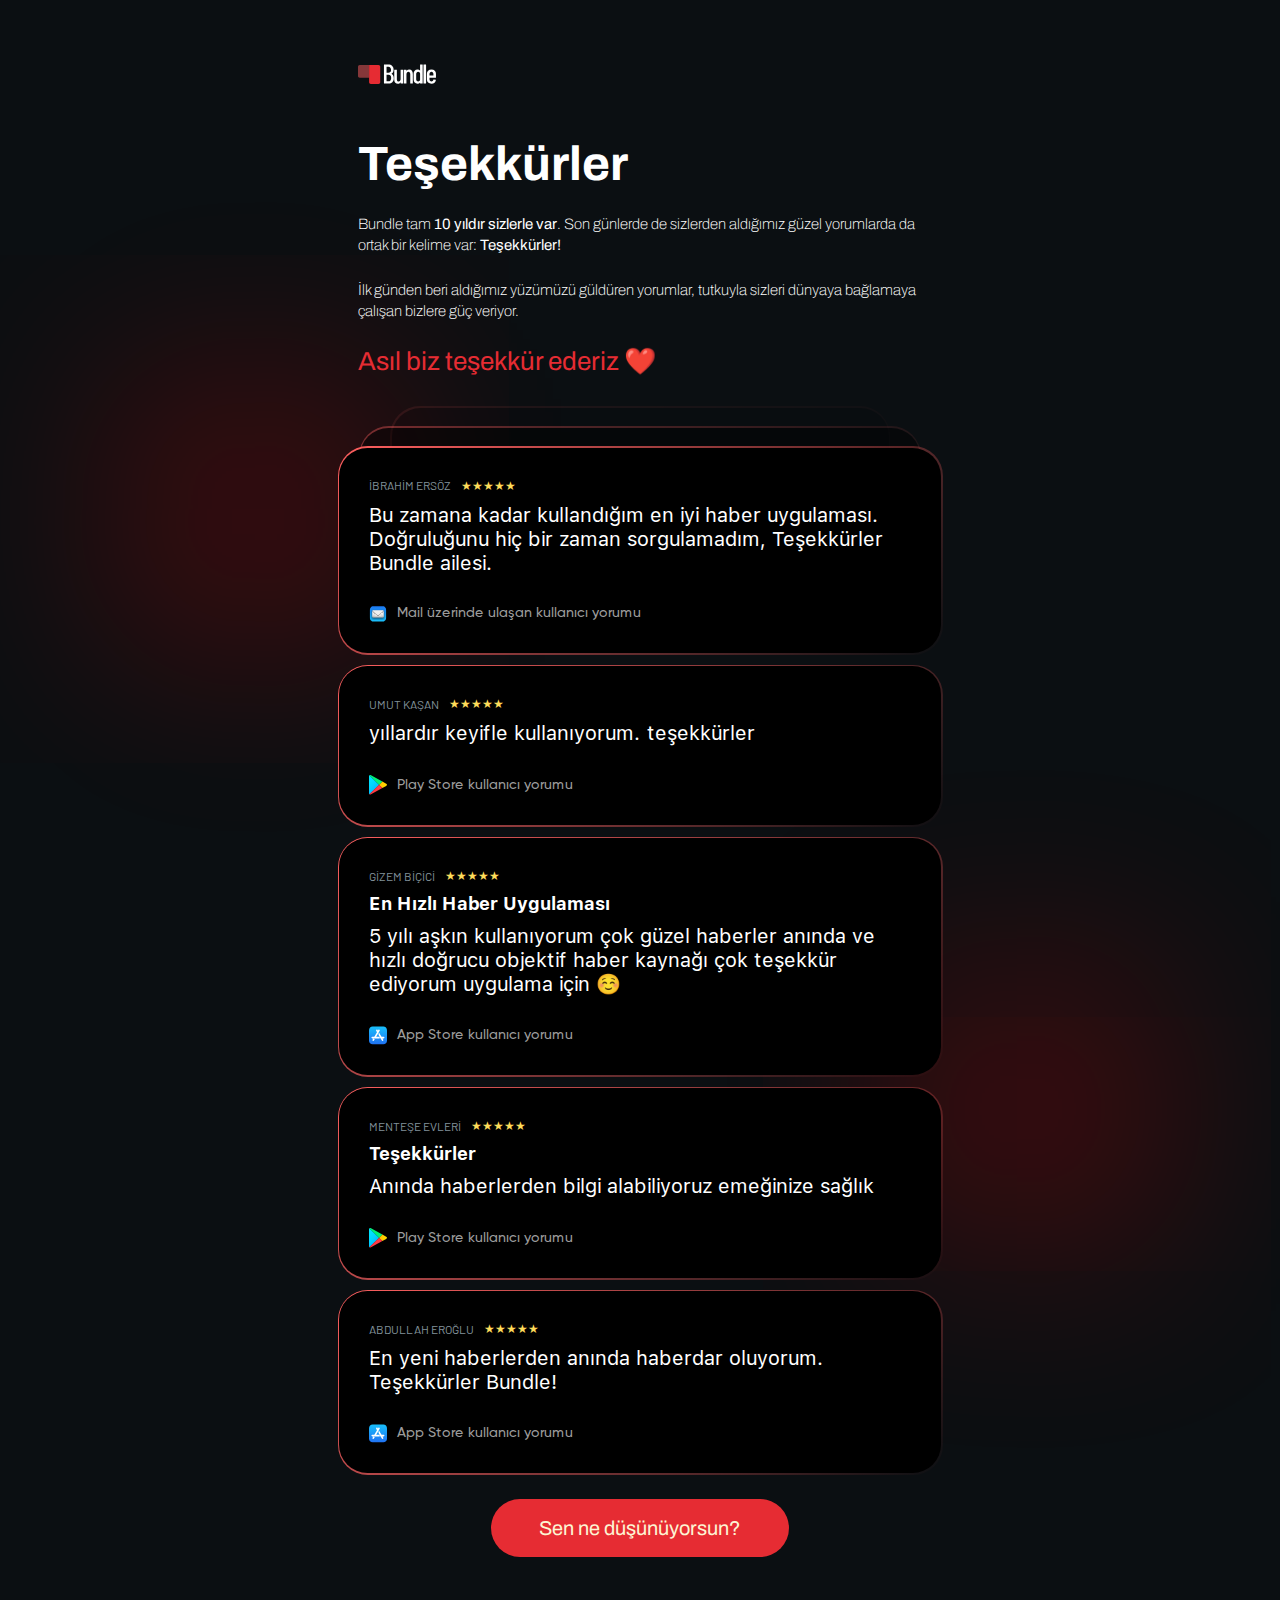
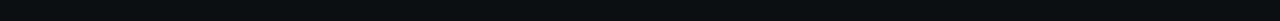
<file: index.html>
<!DOCTYPE html>
<html lang="tr">

<head>
    <meta charset="UTF-8">
    <meta name="viewport" content="width=device-width, initial-scale=1.0">
    <title>Teşekkürler | Bundle</title>
    <link rel="shortcut icon"
        href="https://bundlenews.atlassian.net/s/-x8fh9u/b/3/eabf86b90ad406fb21c6aafc356eaa14/_/jira-favicon-scaled.png"
        type="image/x-icon">
    <link href="https://fonts.googleapis.com/css2?family=Archivo:ital,wght@0,100..900;1,100..900&display=swap"
        rel="stylesheet">
    <link
        href="https://fonts.googleapis.com/css2?family=Barlow:ital,wght@0,100;0,200;0,300;0,400;0,500;0,600;0,700;0,800;0,900;1,100;1,200;1,300;1,400;1,500;1,600;1,700;1,800;1,900&display=swap"
        rel="stylesheet">
    <link rel="stylesheet" href="./fonts/stylesheet.css" />
    <style>
        .font-archivo {
            font-family: 'Archivo', sans-serif;
        }

        .font-barlow {
            font-family: "Barlow", sans-serif;
        }

        .font-gilroy {
            font-family: "Gilroy", sans-serif;
        }

        .font-sf-pro {
            font-family: "SFProText", sans-serif;
        }

        * {
            margin: 0;
            padding: 0;
            box-sizing: border-box;
        }

        body {
            margin: 64px 0;
            padding: 0;
            background-color: #0b0f12;
            color: #FFF;
            position: relative;
        }

        body::before,
        body::after {
            content: '';
            background-color: #ff00004d;
            position: absolute;
            width: 0px;
            height: 0px;
            z-index: 1;
            border-radius: 100%;
            box-shadow: 0 0 200px 150px #ff0000;
            opacity: .2;
        }

        body::before {
            top: 30%;
            left: 20%;
        }

        body::after {
            top: 70%;
            right: 20%;
        }

        header,
        main,
        footer {
            max-width: 625px;
            margin: auto;
        }

        header {
            margin-bottom: 30px;
        }

        header .logo {
            margin: 0 30px;
        }

        header img {
            width: 100px;
        }

        main,
        footer {
            position: relative;
            z-index: 9;
        }

        main {
            display: flex;
            flex-direction: column;
            align-items: flex-start;
        }

        main .highlight {
            margin: 0 30px;
            font-weight: 100;
        }

        main .highlight .highlight-title {
            font-size: 48px;
            margin-top: 20px;
        }

        main .highlight .highlight-content {
            font-size: 15px;
            margin: 24px 0;
            line-height: 1.4;
        }

        main .highlight .highlight-text {
            color: #E62C33;
            font-size: 26px;
            font-weight: normal;
            margin-top: 20px;
            display: flex;
        }

        main .review-list {
            width: 100%;
            margin: 20px auto 4px;
            padding: 50px 10px 10px;
            list-style: none;
        }

        .review-list .review-item {
            background: linear-gradient(320deg, #ff5f5f00, #FF5F5F);
            margin-bottom: 10px;
            border-radius: 30px;
            padding: 1.5px;
            text-align: left;
            position: relative;

        }

        .review-list .review-item:nth-child(1) {
            width: 80%;
            transform: translateY(-40px);
            opacity: .1;
            position: absolute;
            left: 10%;
        }

        .review-list .review-item:nth-child(2) {
            width: 90%;
            transform: translateY(-20px);
            opacity: .4;
            position: absolute;
            left: 5%;
        }

        .review-list .review-item:nth-child(n+3) {
            width: 100%;
        }

        .review-list .review-item-content {
            background-color: #000;
            border-radius: 28.5px;
            padding: 30px;
            display: flex;
            flex-direction: column;
            gap: 10px;
        }

        .review-list .review-item-content .rating-stars {
            color: #FEDC5A;
            margin-left: 10px;
        }

        .review-list .review-item .author {
            margin: 0;
            color: #82929A;
            display: flex;
            justify-content: flex-start;
            align-items: center;
            font-weight: 400;
            text-transform: uppercase;
            font-size: 12px;
        }

        .review-list .review-item h6 {
            font-size: 18px;
            font-weight: bold;
        }

        .review-list .review-item .comment-content {
            font-size: 20px;
            font-weight: 200;
            line-height: 1.2;
        }

        .review-list .platform {
            margin-top: 20px;
            display: flex;
            align-items: center;
            font-size: 14px;
            color: #9C9C9C;
        }

        .review-list .platform .platform-logo {
            width: 18px;
            margin-right: 10px;
        }

        footer {
            display: flex;
            align-items: center;
            justify-content: center;
        }

        footer .cta-button {
            padding: 18px 48px;
            background-color: #E62C33;
            color: #FDF5D4;
            border: none;
            border-radius: 120px;
            font-size: 20px;
            cursor: pointer;
            text-decoration: none;
        }

        footer .cta-button:hover {
            background-color: #d1252b;
        }
    </style>
</head>

<body>
    <header>
        <div class="logo">
            <svg width="79" height="20" viewBox="0 0 79 20" fill="none" xmlns="http://www.w3.org/2000/svg">
                <path
                    d="M0 2.78133C0 1.83761 0.765036 1.07257 1.70876 1.07257H11.1186V13.6425H1.70876C0.765036 13.6425 0 12.8774 0 11.9337V2.78133Z"
                    fill="#FF5F5F" fill-opacity="0.5" />
                <path
                    d="M11.1071 1.07257H20.5169C21.4606 1.07257 22.2257 1.83761 22.2257 2.78133V18.2187C22.2257 19.1624 21.4606 19.9274 20.5169 19.9274H12.8158C11.8721 19.9274 11.1071 19.1624 11.1071 18.2187V1.07257Z"
                    fill="#E62C33" />
                <path
                    d="M35.7689 14.3482C35.7689 15.9845 35.3014 17.2523 34.3663 18.1514C33.4492 19.0505 32.2354 19.5 30.725 19.5H26.2205C26.0407 19.5 25.9508 19.4101 25.9508 19.2303V0.888697C25.9508 0.708878 26.0407 0.618968 26.2205 0.618968H30.3473C31.9837 0.618968 33.2604 1.05054 34.1775 1.91367C35.1126 2.75882 35.5801 3.99957 35.5801 5.63593C35.5801 7.57798 34.8878 8.91763 33.5032 9.65489C33.4133 9.70884 33.4043 9.75379 33.4762 9.78976C34.1955 10.2213 34.7529 10.8237 35.1485 11.5969C35.5621 12.3702 35.7689 13.2872 35.7689 14.3482ZM28.6481 2.85772C28.5761 2.85772 28.5402 2.89368 28.5402 2.96561V8.68387C28.5402 8.75579 28.5761 8.79176 28.6481 8.79176H30.3743C31.2195 8.79176 31.8758 8.54001 32.3433 8.03652C32.8109 7.51504 33.0446 6.79576 33.0446 5.87869C33.0446 4.92564 32.8109 4.18838 32.3433 3.66691C31.8758 3.12745 31.2195 2.85772 30.3743 2.85772H28.6481ZM30.5092 17.2343C31.3364 17.2343 31.9837 16.9556 32.4512 16.3981C32.9367 15.8407 33.1795 15.0495 33.1795 14.0245C33.1795 12.9815 32.9457 12.1724 32.4782 11.5969C32.0107 11.0035 31.3633 10.7068 30.5362 10.7068H28.6481C28.5761 10.7068 28.5402 10.7428 28.5402 10.8147V17.1264C28.5402 17.1983 28.5761 17.2343 28.6481 17.2343H30.5092ZM42.5945 6.04052C42.5945 5.8607 42.6844 5.77079 42.8642 5.77079H44.9142C45.094 5.77079 45.1839 5.8607 45.1839 6.04052V19.2303C45.1839 19.4101 45.094 19.5 44.9142 19.5H42.8642C42.6844 19.5 42.5945 19.4101 42.5945 19.2303V18.4481C42.5945 18.3941 42.5765 18.3671 42.5406 18.3671C42.5226 18.3671 42.4956 18.3851 42.4597 18.4211C41.9202 19.2662 41.0571 19.6888 39.8703 19.6888C38.7913 19.6888 37.9192 19.3651 37.2539 18.7178C36.5886 18.0525 36.2559 17.0455 36.2559 15.6968V6.04052C36.2559 5.8607 36.3458 5.77079 36.5256 5.77079H38.5756C38.7554 5.77079 38.8453 5.8607 38.8453 6.04052V15.1304C38.8453 16.6768 39.4567 17.4501 40.6794 17.4501C41.2908 17.4501 41.7584 17.2343 42.082 16.8027C42.4237 16.3532 42.5945 15.7418 42.5945 14.9686V6.04052ZM51.324 5.58198C52.4569 5.58198 53.32 5.96859 53.9134 6.74182C54.5248 7.49706 54.8305 8.57597 54.8305 9.97857V19.2303C54.8305 19.4101 54.7406 19.5 54.5608 19.5H52.5109C52.331 19.5 52.2411 19.4101 52.2411 19.2303V10.1943C52.2411 9.43911 52.0793 8.85469 51.7556 8.44111C51.4319 8.02753 50.9824 7.82073 50.407 7.82073C49.8136 7.82073 49.346 8.02753 49.0044 8.44111C48.6807 8.83671 48.5009 9.40314 48.4649 10.1404C48.4649 10.2483 48.4559 10.3022 48.4379 10.3022V19.2303C48.4379 19.4101 48.348 19.5 48.1682 19.5H46.1183C45.9385 19.5 45.8485 19.4101 45.8485 19.2303V6.04052C45.8485 5.8607 45.9385 5.77079 46.1183 5.77079H48.1682C48.348 5.77079 48.4379 5.8607 48.4379 6.04052V6.76879C48.4379 6.80475 48.4559 6.83173 48.4919 6.84971C48.5279 6.84971 48.5638 6.82274 48.5998 6.76879C49.2471 5.97759 50.1552 5.58198 51.324 5.58198ZM62.0765 0.888697C62.0765 0.708878 62.1664 0.618968 62.3463 0.618968H64.3962C64.576 0.618968 64.6659 0.708878 64.6659 0.888697V19.2303C64.6659 19.4101 64.576 19.5 64.3962 19.5H62.3463C62.1664 19.5 62.0765 19.4101 62.0765 19.2303V18.7987C62.0765 18.7627 62.0586 18.7358 62.0226 18.7178C62.0046 18.6998 61.9776 18.7088 61.9417 18.7448C61.6 19.0684 61.2134 19.3112 60.7818 19.473C60.3503 19.6349 59.9187 19.7158 59.4871 19.7158C58.3003 19.7158 57.3563 19.3292 56.655 18.5559C55.9717 17.7647 55.63 16.7308 55.63 15.4541V9.8437C55.63 8.51304 55.9717 7.47009 56.655 6.71484C57.3563 5.94162 58.3003 5.55501 59.4871 5.55501C59.9187 5.55501 60.3503 5.63593 60.7818 5.79777C61.2134 5.9596 61.6 6.20236 61.9417 6.52603C61.9776 6.562 62.0046 6.57099 62.0226 6.55301C62.0586 6.53503 62.0765 6.50805 62.0765 6.47209V0.888697ZM60.1615 17.477C60.665 17.477 61.0875 17.3152 61.4292 16.9915C61.7888 16.6499 62.0046 16.2093 62.0765 15.6698V9.60095C62.0046 9.06149 61.7888 8.62992 61.4292 8.30625C61.0875 7.96459 60.665 7.79376 60.1615 7.79376C59.586 7.79376 59.1095 8.00055 58.7319 8.41414C58.3723 8.82772 58.1924 9.35819 58.1924 10.0055V15.2653C58.1924 15.9126 58.3723 16.4431 58.7319 16.8567C59.1095 17.2702 59.586 17.477 60.1615 17.477ZM65.7628 19.5C65.5829 19.5 65.493 19.4101 65.493 19.2303V0.888697C65.493 0.708878 65.5829 0.618968 65.7628 0.618968H67.8127C67.9925 0.618968 68.0824 0.708878 68.0824 0.888697V19.2303C68.0824 19.4101 67.9925 19.5 67.8127 19.5H65.7628ZM77.9655 13.4311C77.9655 13.6109 77.8756 13.7008 77.6957 13.7008H71.5999C71.5279 13.7008 71.492 13.7368 71.492 13.8087V15.2653C71.492 15.9126 71.6718 16.4431 72.0314 16.8567C72.3911 17.2702 72.8586 17.477 73.434 17.477C73.9375 17.477 74.3601 17.3242 74.7017 17.0185C75.0434 16.7128 75.2592 16.3172 75.3491 15.8317C75.403 15.6878 75.5019 15.6159 75.6458 15.6159L77.6418 15.7238C77.7317 15.7238 77.7946 15.7508 77.8306 15.8047C77.8846 15.8587 77.9025 15.9216 77.8846 15.9935C77.7587 17.1623 77.3091 18.0794 76.5359 18.7448C75.7807 19.3921 74.7467 19.7158 73.434 19.7158C72.0494 19.7158 70.9435 19.3292 70.1164 18.5559C69.3072 17.7827 68.9026 16.7488 68.9026 15.4541V9.8437C68.9026 8.56698 69.3072 7.53302 70.1164 6.74182C70.9435 5.95061 72.0494 5.55501 73.434 5.55501C74.8366 5.55501 75.9425 5.95061 76.7517 6.74182C77.5609 7.53302 77.9655 8.56698 77.9655 9.8437V13.4311ZM73.434 7.79376C72.8586 7.79376 72.3911 8.00055 72.0314 8.41414C71.6718 8.82772 71.492 9.35819 71.492 10.0055V11.4351C71.492 11.507 71.5279 11.543 71.5999 11.543H75.2952C75.3671 11.543 75.403 11.507 75.403 11.4351V10.0055C75.403 9.35819 75.2232 8.82772 74.8636 8.41414C74.5039 8.00055 74.0274 7.79376 73.434 7.79376Z"
                    fill="white" />
            </svg>
        </div>
    </header>
    <main>
        <div class="highlight font-archivo">
            <h1 class="highlight-title">Teşekkürler</h1>

            <p class="highlight-content">Bundle tam <strong>10 yıldır sizlerle var</strong>. Son günlerde de sizlerden
                aldığımız güzel yorumlarda
                da ortak bir
                kelime
                var:
                <strong>Teşekkürler!</strong>
            </p>

            <p class="highlight-content">İlk günden beri aldığımız yüzümüzü güldüren yorumlar, tutkuyla sizleri dünyaya
                bağlamaya çalışan bizlere
                güç
                veriyor.</p>

            <div class="highlight-text">
                Asıl biz teşekkür ederiz ❤️
            </div>
        </div>
        <ul class="review-list">
            <li class="review-item">
                <div class="review-item-content">
                    <br />
                    <br />
                    <br />
                    <br />
                </div>
            </li>
            <li class="review-item">
                <div class="review-item-content">
                    <br />
                    <br />
                    <br />
                    <br />
                </div>
            </li>
            <li class="review-item">
                <div class="review-item-content">
                    <div class="author font-barlow">İbrahİm ersöz <span class="rating-stars">★★★★★</span></div>
                    <p class="comment-content font-sf-pro">Bu zamana kadar kullandığım en iyi haber uygulaması.
                        Doğruluğunu hiç bir
                        zaman sorgulamadım,
                        Teşekkürler Bundle ailesi.</p>
                    <div class="platform font-gilroy">
                        <img src="./icons/mail.svg" class="platform-logo" /> Mail üzerinde ulaşan kullanıcı yorumu
                    </div>
                </div>
            </li>
            <li class="review-item">
                <div class="review-item-content">
                    <div class="author font-barlow">Umut Kaşan <span class="rating-stars">★★★★★</span></div>
                    <p class="comment-content font-sf-pro">yıllardır keyifle kullanıyorum. teşekkürler</p>
                    <div class="platform font-gilroy">
                        <img src="./icons/google-play.svg" class="platform-logo" /> Play Store kullanıcı yorumu
                    </div>
                </div>
            </li>
            <li class="review-item">
                <div class="review-item-content">
                    <div class="author font-barlow">Gİzem Bİçİcİ <span class="rating-stars">★★★★★</span></div>
                    <h6 class="font-sf-pro">En Hızlı Haber Uygulaması</h6>
                    <p class="comment-content font-sf-pro">5 yılı aşkın kullanıyorum çok güzel haberler anında ve hızlı
                        doğrucu
                        objektif haber kaynağı çok
                        teşekkür ediyorum uygulama için ☺️</p>
                    <div class="platform font-gilroy">
                        <img src="./icons/app-store.svg" class="platform-logo" /> App Store kullanıcı yorumu
                    </div>
                </div>
            </li>
            <li class="review-item">
                <div class="review-item-content">
                    <div class="author font-barlow">menteşe evlerİ <span class="rating-stars">★★★★★</span></div>
                    <h6 class="font-sf-pro">Teşekkürler</h6>
                    <p class="comment-content font-sf-pro">Anında haberlerden bilgi alabiliyoruz emeğinize sağlık</p>
                    <div class="platform font-gilroy">
                        <img src="./icons/google-play.svg" class="platform-logo" /> Play Store kullanıcı yorumu
                    </div>
                </div>
            </li>
            <li class="review-item">
                <div class="review-item-content">
                    <div class="author font-barlow">Abdullah Eroğlu <span class="rating-stars">★★★★★</span></div>
                    <p class="comment-content font-sf-pro">En yeni haberlerden anında haberdar oluyorum. Teşekkürler
                        Bundle!</p>
                    <div class="platform font-gilroy">
                        <img src="./icons/app-store.svg" class="platform-logo" /> App Store kullanıcı yorumu
                    </div>
                </div>
            </li>
        </ul>
    </main>
    <footer>
        <a class="cta-button font-archivo" href="http://www.bndl.tw/app">Sen ne düşünüyorsun?</a>
    </footer>
</body>

</html>
</file>
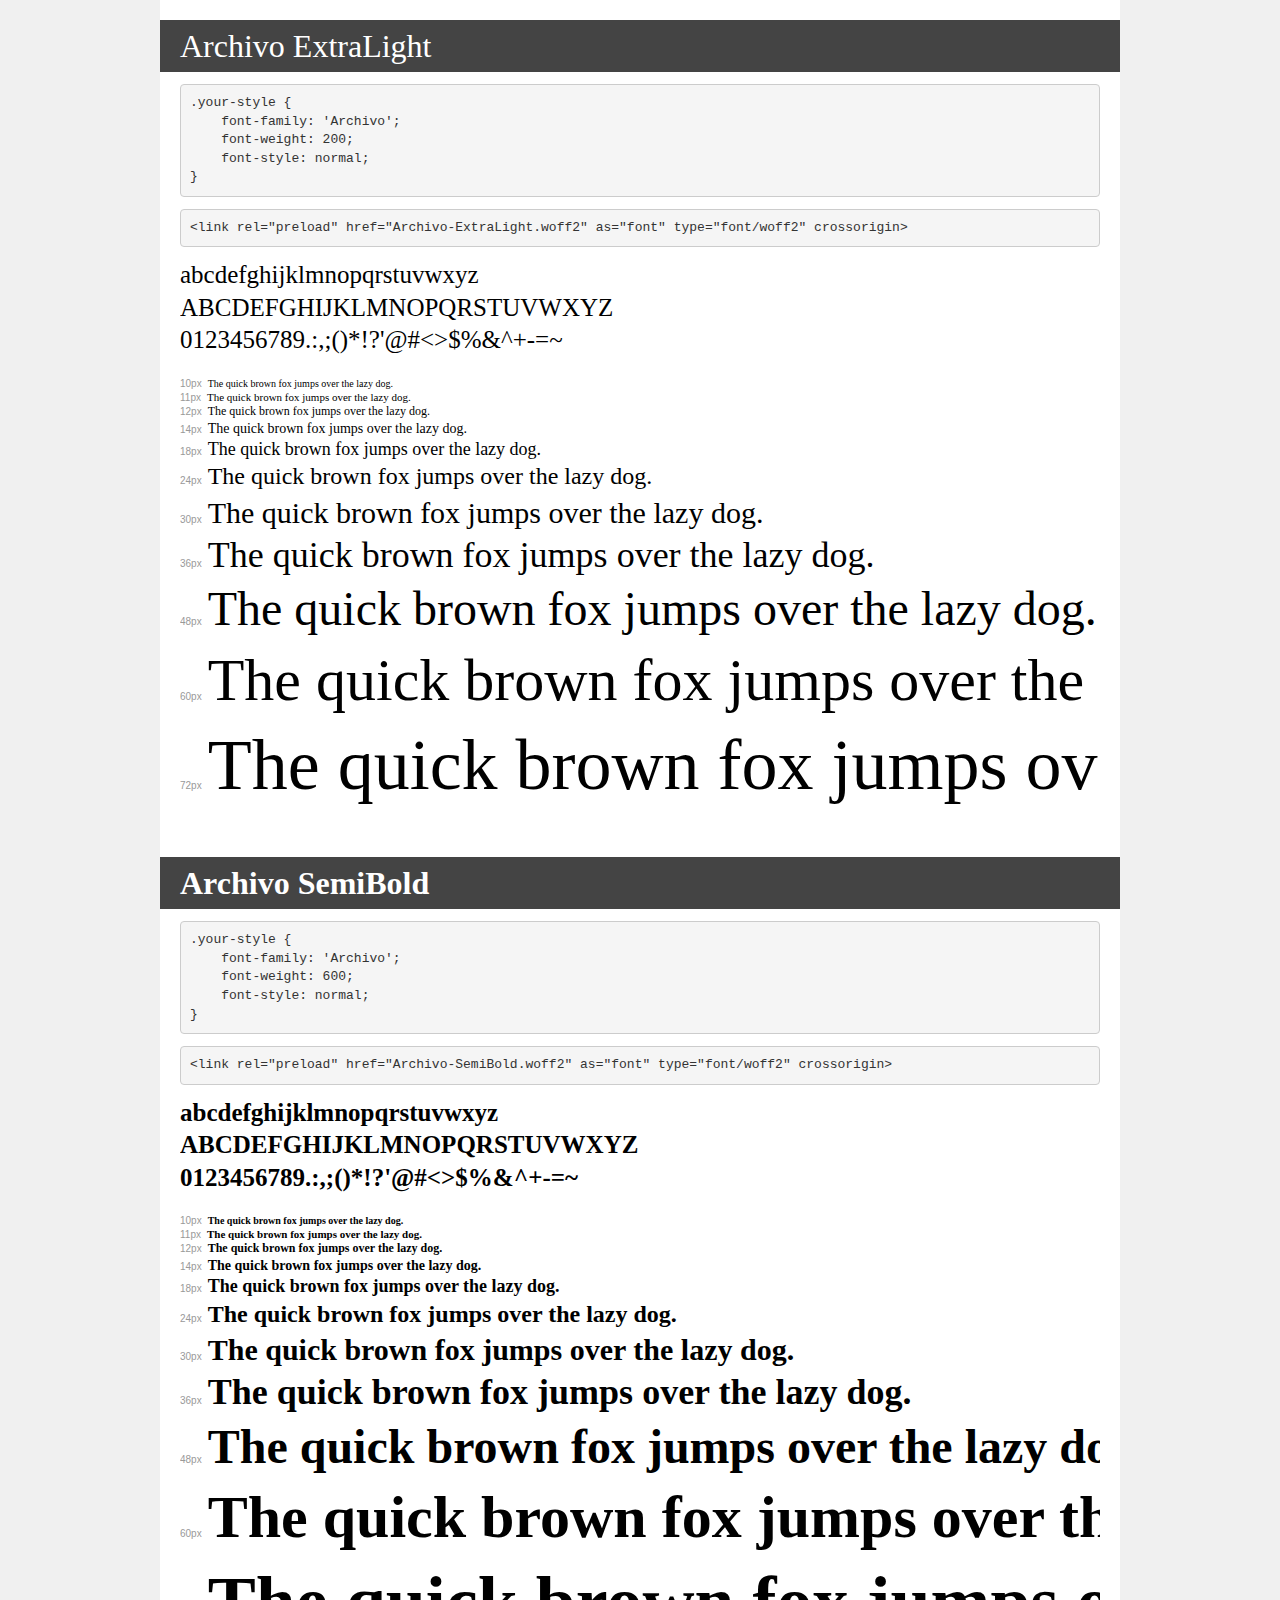
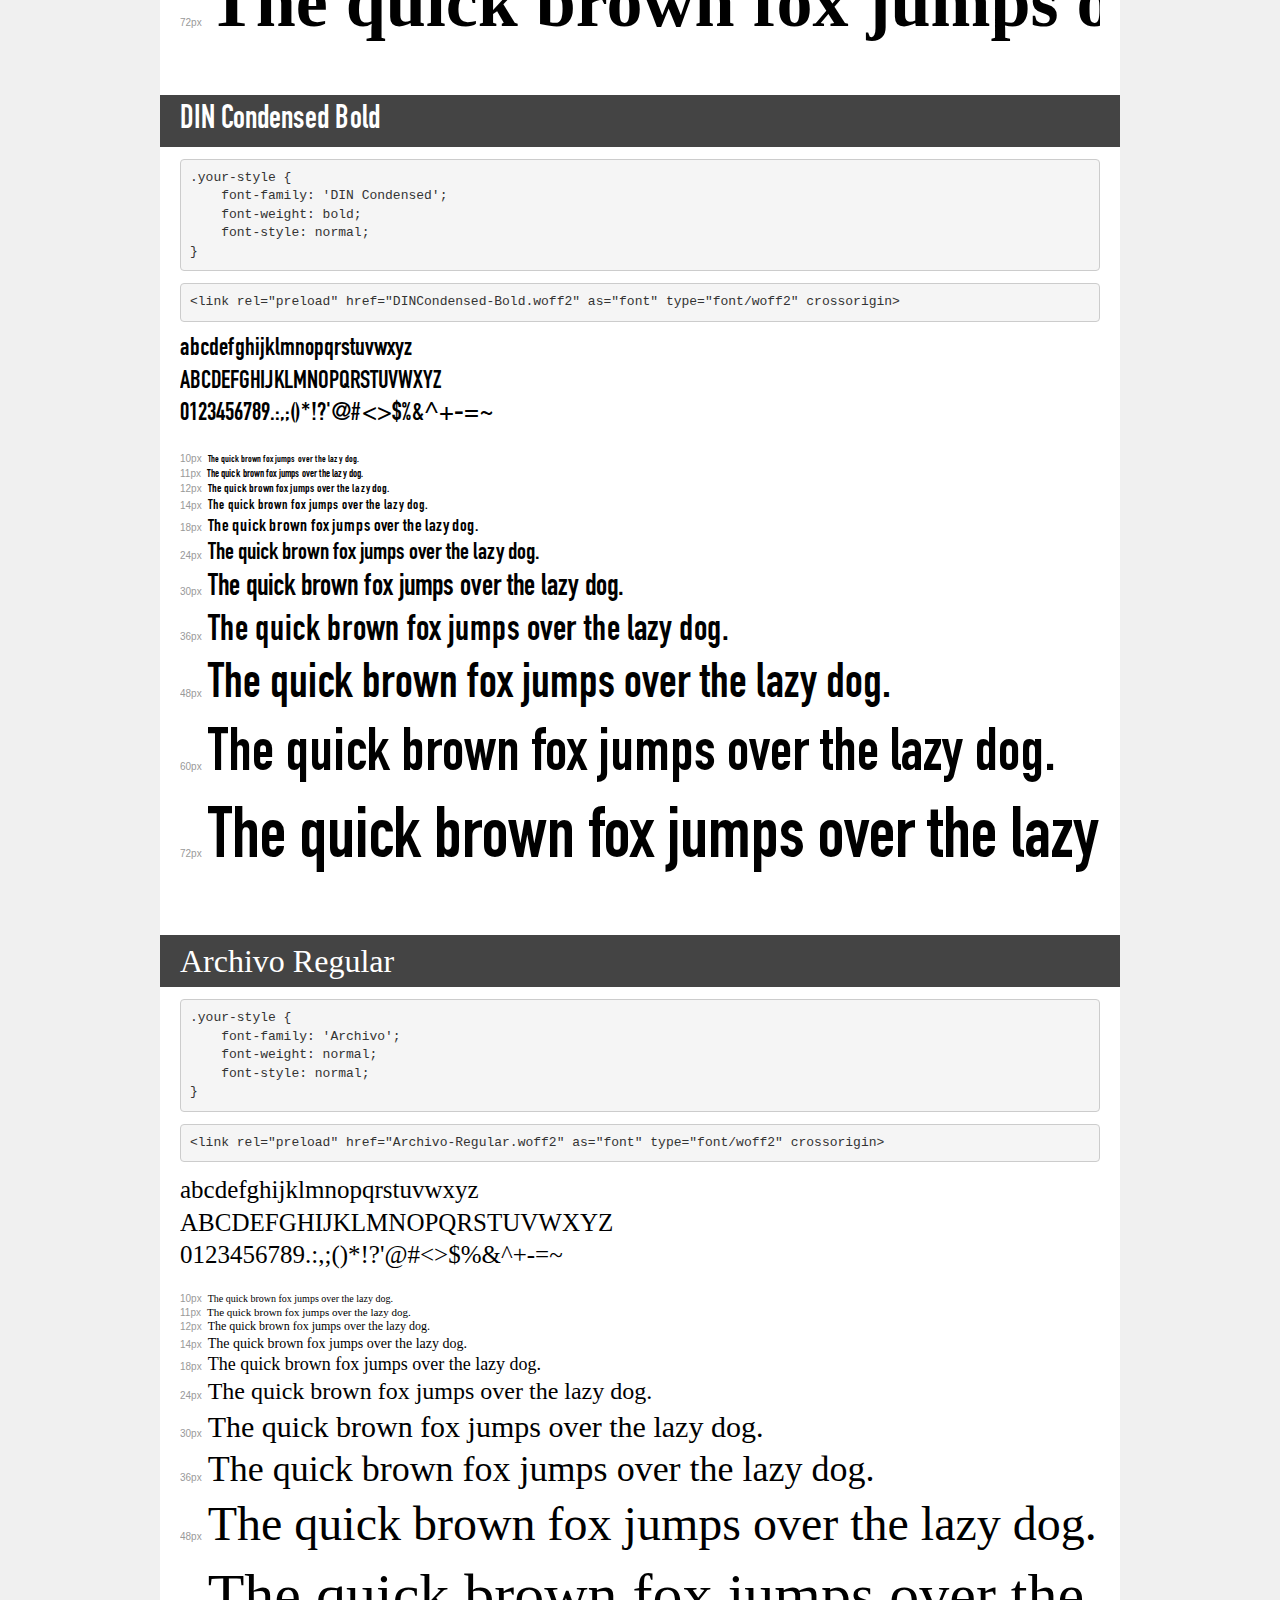
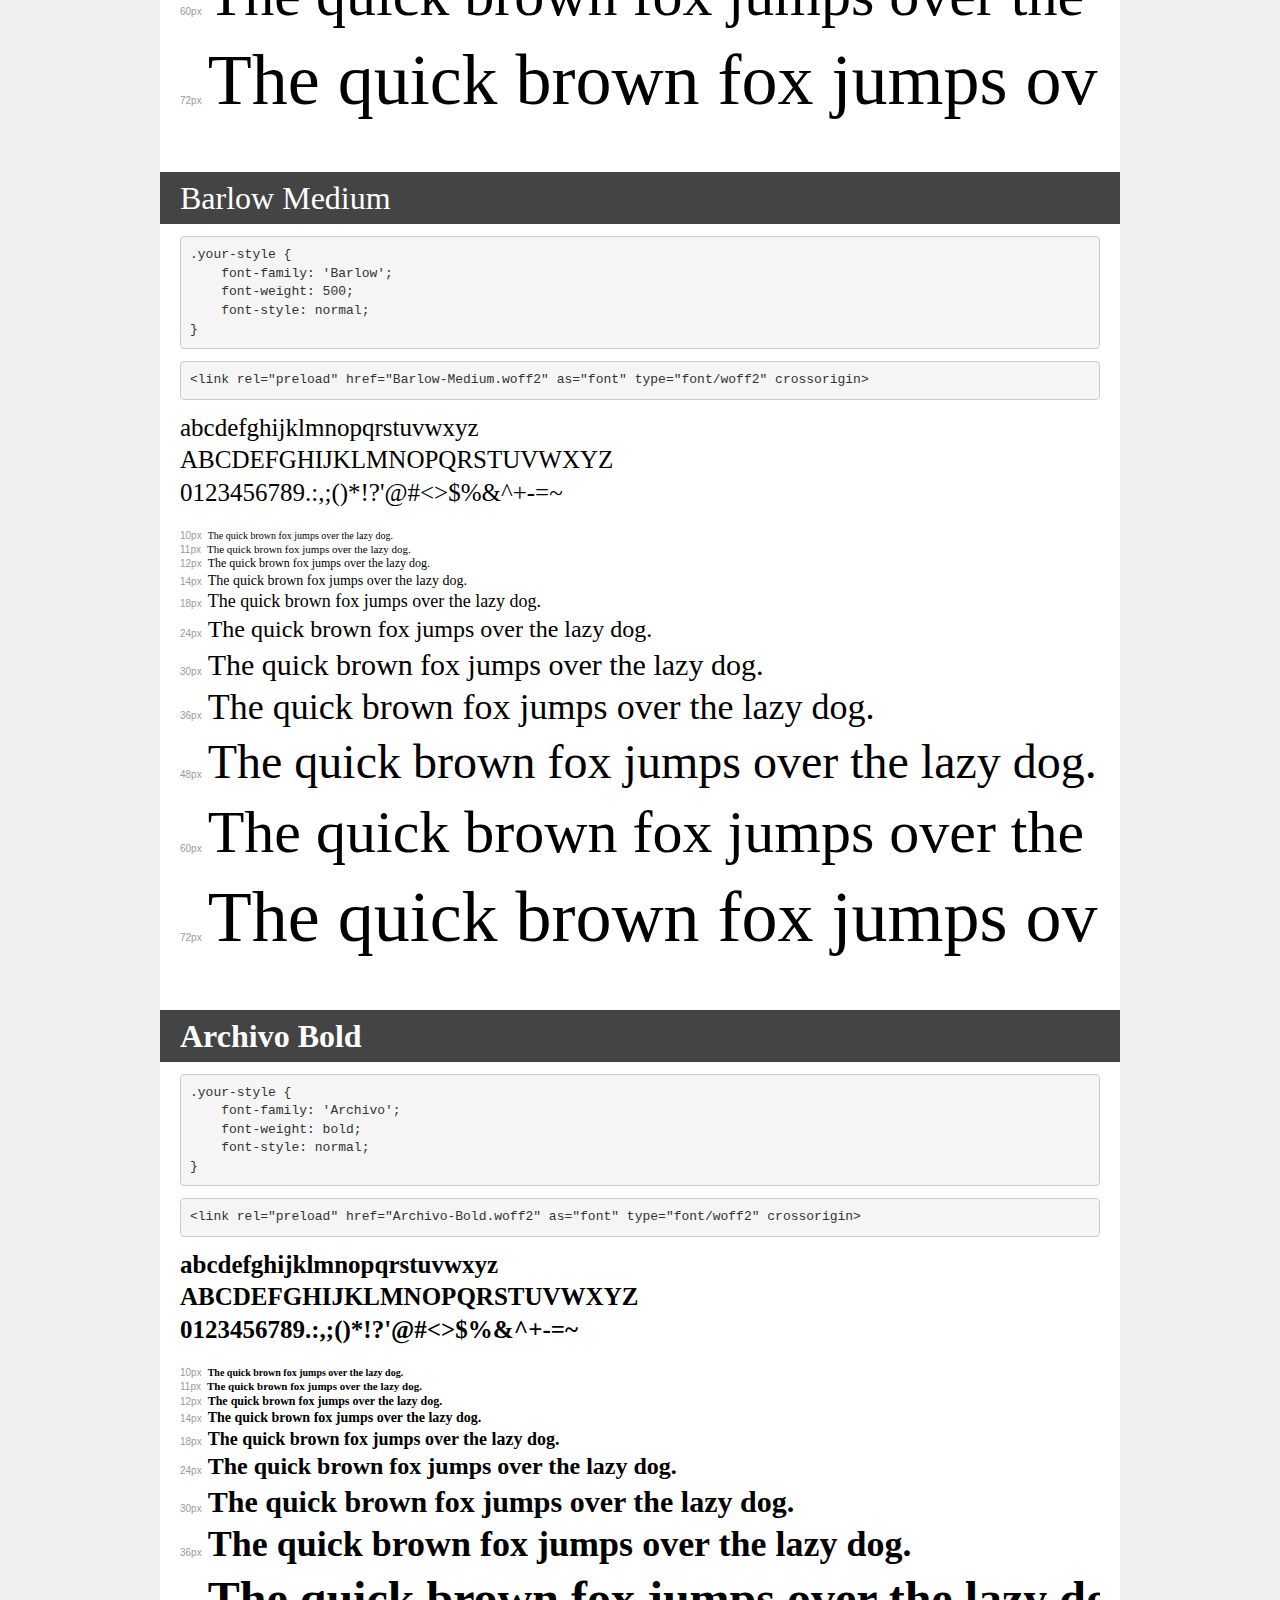
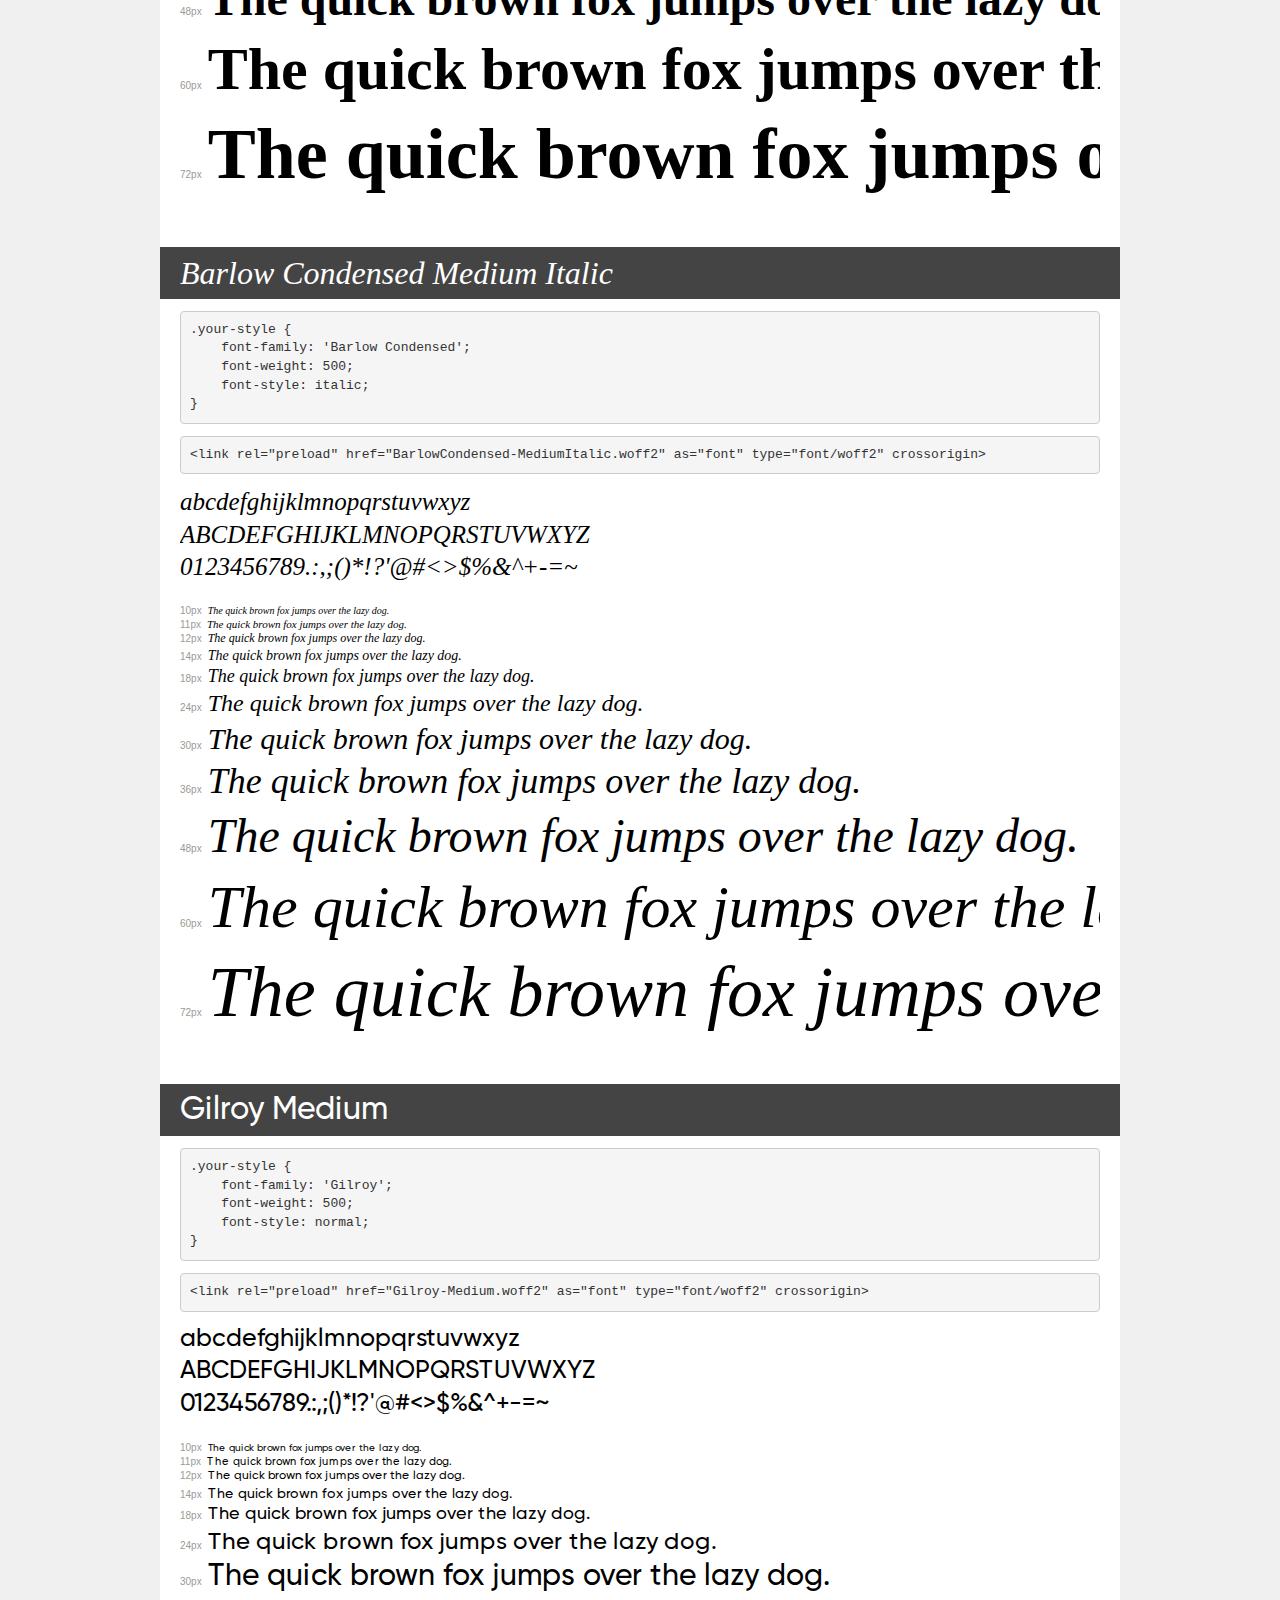
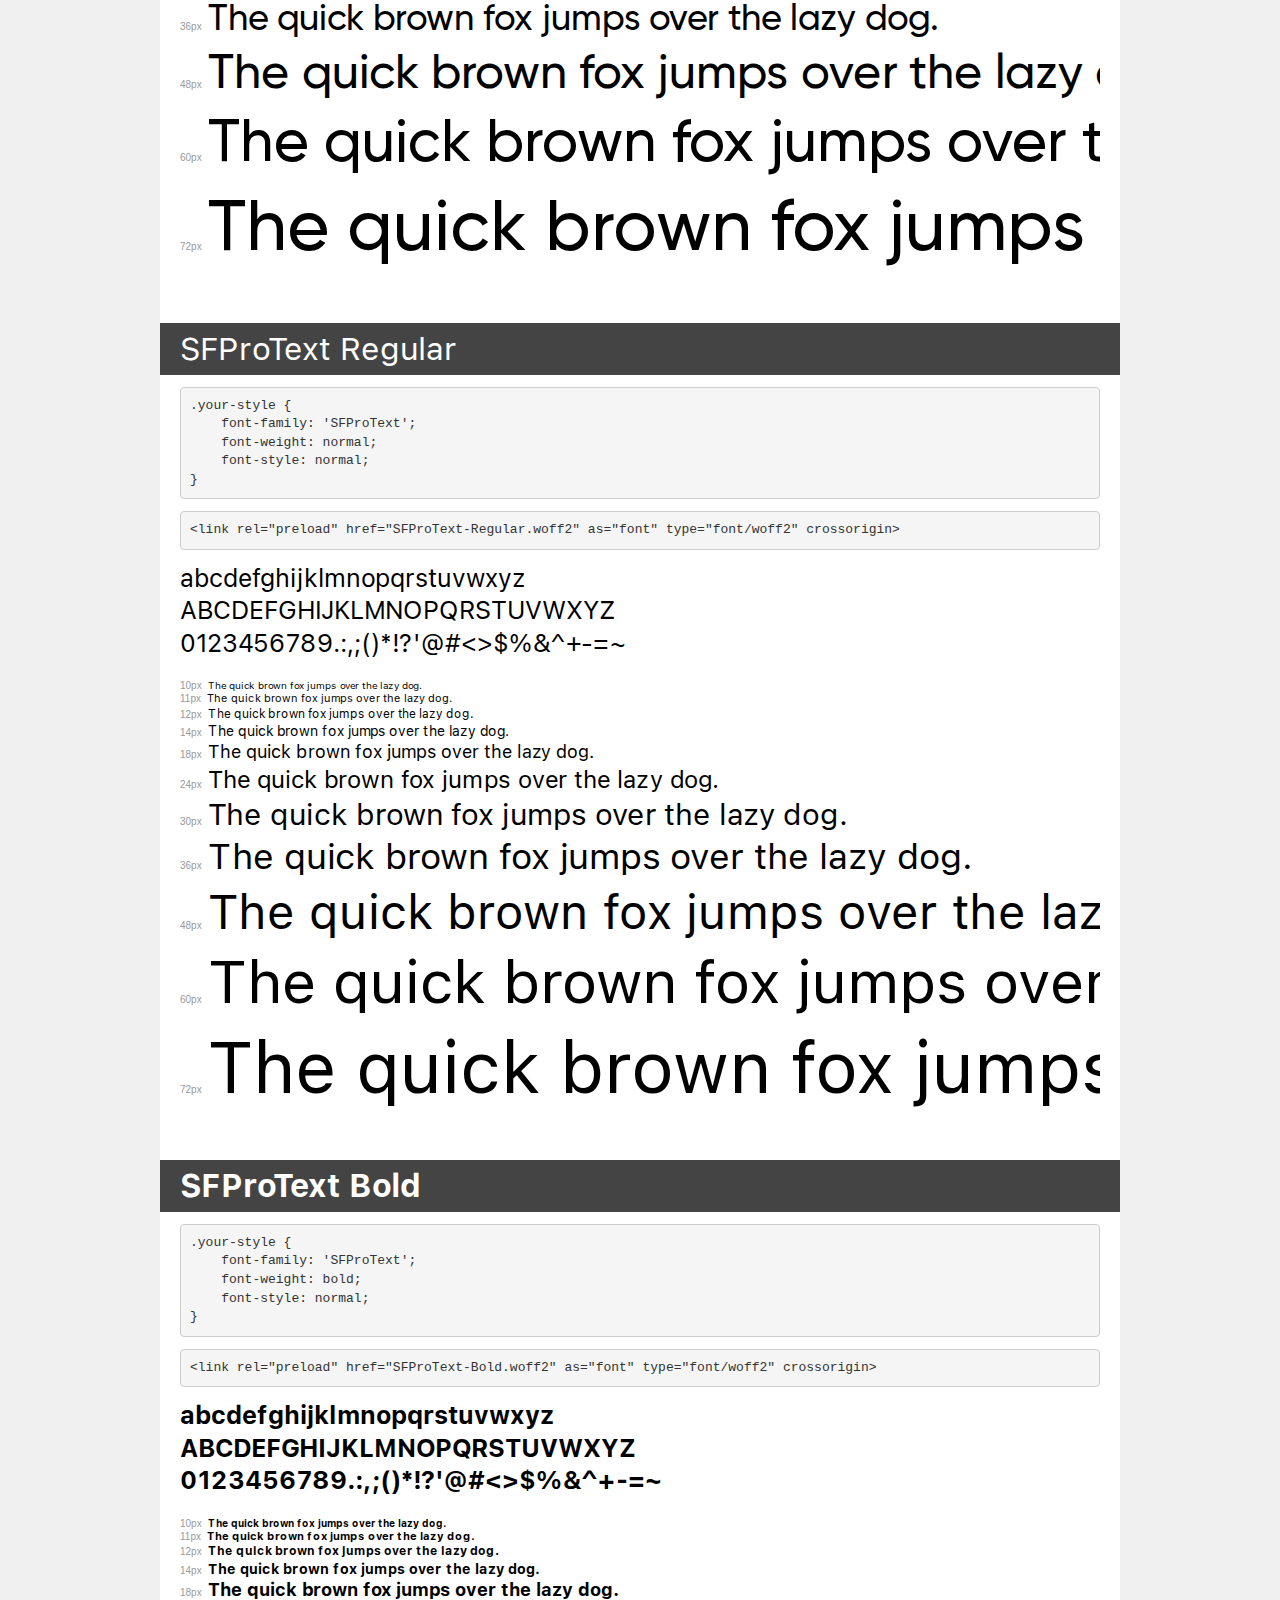
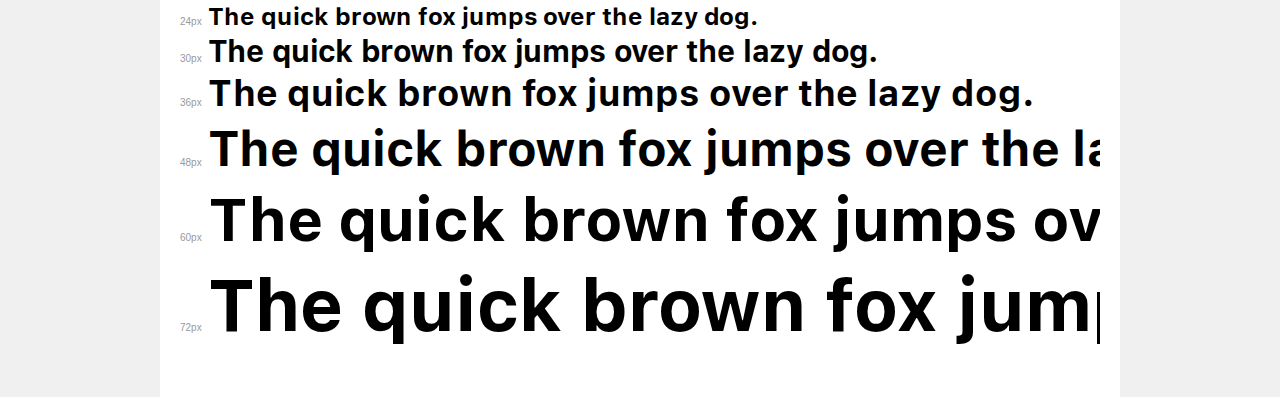
<file: fonts/demo.html>
<!DOCTYPE html>
<html lang="en">
<head>
    <meta charset="utf-8">
    <meta http-equiv="X-UA-Compatible" content="IE=edge">
    <meta name="viewport" content="width=device-width, initial-scale=1">
    <meta name="robots" content="noindex, noarchive">
    <meta name="format-detection" content="telephone=no">
    <title>Transfonter demo</title>
    <link href="stylesheet.css" rel="stylesheet">
    <style>
        /*
        http://meyerweb.com/eric/tools/css/reset/
        v2.0 | 20110126
        License: none (public domain)
        */
        html, body, div, span, applet, object, iframe,
        h1, h2, h3, h4, h5, h6, p, blockquote, pre,
        a, abbr, acronym, address, big, cite, code,
        del, dfn, em, img, ins, kbd, q, s, samp,
        small, strike, strong, sub, sup, tt, var,
        b, u, i, center,
        dl, dt, dd, ol, ul, li,
        fieldset, form, label, legend,
        table, caption, tbody, tfoot, thead, tr, th, td,
        article, aside, canvas, details, embed,
        figure, figcaption, footer, header, hgroup,
        menu, nav, output, ruby, section, summary,
        time, mark, audio, video {
            margin: 0;
            padding: 0;
            border: 0;
            font-size: 100%;
            font: inherit;
            vertical-align: baseline;
        }
        /* HTML5 display-role reset for older browsers */
        article, aside, details, figcaption, figure,
        footer, header, hgroup, menu, nav, section {
            display: block;
        }
        body {
            line-height: 1;
        }
        ol, ul {
            list-style: none;
        }
        blockquote, q {
            quotes: none;
        }
        blockquote:before, blockquote:after,
        q:before, q:after {
            content: '';
            content: none;
        }
        table {
            border-collapse: collapse;
            border-spacing: 0;
        }
        /* demo styles */
        body {
            background: #f0f0f0;
            color: #000;
        }
        .page {
            background: #fff;
            width: 920px;
            margin: 0 auto;
            padding: 20px 20px 0 20px;
            overflow: hidden;
        }
        .font-container {
            overflow-x: auto;
            overflow-y: hidden;
            margin-bottom: 40px;
            line-height: 1.3;
            white-space: nowrap;
            padding-bottom: 5px;
        }
        h1 {
            position: relative;
            background: #444;
            font-size: 32px;
            color: #fff;
            padding: 10px 20px;
            margin: 0 -20px 12px -20px;
        }
        .letters {
            font-size: 25px;
            margin-bottom: 20px;
        }
        .s10:before {
            content: '10px';
        }
        .s11:before {
            content: '11px';
        }
        .s12:before {
            content: '12px';
        }
        .s14:before {
            content: '14px';
        }
        .s18:before {
            content: '18px';
        }
        .s24:before {
            content: '24px';
        }
        .s30:before {
            content: '30px';
        }
        .s36:before {
            content: '36px';
        }
        .s48:before {
            content: '48px';
        }
        .s60:before {
            content: '60px';
        }
        .s72:before {
            content: '72px';
        }
        .s10:before, .s11:before, .s12:before, .s14:before,
        .s18:before, .s24:before, .s30:before, .s36:before,
        .s48:before, .s60:before, .s72:before {
            font-family: Arial, sans-serif;
            font-size: 10px;
            font-weight: normal;
            font-style: normal;
            color: #999;
            padding-right: 6px;
        }
        pre {
            display: block;
            padding: 9px;
            margin: 0 0 12px;
            font-family: Monaco, Menlo, Consolas, "Courier New", monospace;
            font-size: 13px;
            line-height: 1.428571429;
            color: #333;
            font-weight: normal;
            font-style: normal;
            background-color: #f5f5f5;
            border: 1px solid #ccc;
            overflow-x: auto;
            border-radius: 4px;
        }
        /* responsive */
        @media (max-width: 959px) {
            .page {
                width: auto;
                margin: 0;
            }
        }
    </style>
</head>
<body>
<div class="page">
    <div class="demo">
        <h1 style="font-family: 'Archivo'; font-weight: 200; font-style: normal;">Archivo ExtraLight</h1>
        <pre title="Usage">.your-style {
    font-family: 'Archivo';
    font-weight: 200;
    font-style: normal;
}</pre>
        <pre title="Preload (optional)">
&lt;link rel=&quot;preload&quot; href=&quot;Archivo-ExtraLight.woff2&quot; as=&quot;font&quot; type=&quot;font/woff2&quot; crossorigin&gt;</pre>
        <div class="font-container" style="font-family: 'Archivo'; font-weight: 200; font-style: normal;">
            <p class="letters">
                abcdefghijklmnopqrstuvwxyz<br>
ABCDEFGHIJKLMNOPQRSTUVWXYZ<br>
                0123456789.:,;()*!?'@#&lt;&gt;$%&^+-=~
            </p>
            <p class="s10" style="font-size: 10px;">The quick brown fox jumps over the lazy dog.</p>
            <p class="s11" style="font-size: 11px;">The quick brown fox jumps over the lazy dog.</p>
            <p class="s12" style="font-size: 12px;">The quick brown fox jumps over the lazy dog.</p>
            <p class="s14" style="font-size: 14px;">The quick brown fox jumps over the lazy dog.</p>
            <p class="s18" style="font-size: 18px;">The quick brown fox jumps over the lazy dog.</p>
            <p class="s24" style="font-size: 24px;">The quick brown fox jumps over the lazy dog.</p>
            <p class="s30" style="font-size: 30px;">The quick brown fox jumps over the lazy dog.</p>
            <p class="s36" style="font-size: 36px;">The quick brown fox jumps over the lazy dog.</p>
            <p class="s48" style="font-size: 48px;">The quick brown fox jumps over the lazy dog.</p>
            <p class="s60" style="font-size: 60px;">The quick brown fox jumps over the lazy dog.</p>
            <p class="s72" style="font-size: 72px;">The quick brown fox jumps over the lazy dog.</p>
        </div>
    </div>

    <div class="demo">
        <h1 style="font-family: 'Archivo'; font-weight: 600; font-style: normal;">Archivo SemiBold</h1>
        <pre title="Usage">.your-style {
    font-family: 'Archivo';
    font-weight: 600;
    font-style: normal;
}</pre>
        <pre title="Preload (optional)">
&lt;link rel=&quot;preload&quot; href=&quot;Archivo-SemiBold.woff2&quot; as=&quot;font&quot; type=&quot;font/woff2&quot; crossorigin&gt;</pre>
        <div class="font-container" style="font-family: 'Archivo'; font-weight: 600; font-style: normal;">
            <p class="letters">
                abcdefghijklmnopqrstuvwxyz<br>
ABCDEFGHIJKLMNOPQRSTUVWXYZ<br>
                0123456789.:,;()*!?'@#&lt;&gt;$%&^+-=~
            </p>
            <p class="s10" style="font-size: 10px;">The quick brown fox jumps over the lazy dog.</p>
            <p class="s11" style="font-size: 11px;">The quick brown fox jumps over the lazy dog.</p>
            <p class="s12" style="font-size: 12px;">The quick brown fox jumps over the lazy dog.</p>
            <p class="s14" style="font-size: 14px;">The quick brown fox jumps over the lazy dog.</p>
            <p class="s18" style="font-size: 18px;">The quick brown fox jumps over the lazy dog.</p>
            <p class="s24" style="font-size: 24px;">The quick brown fox jumps over the lazy dog.</p>
            <p class="s30" style="font-size: 30px;">The quick brown fox jumps over the lazy dog.</p>
            <p class="s36" style="font-size: 36px;">The quick brown fox jumps over the lazy dog.</p>
            <p class="s48" style="font-size: 48px;">The quick brown fox jumps over the lazy dog.</p>
            <p class="s60" style="font-size: 60px;">The quick brown fox jumps over the lazy dog.</p>
            <p class="s72" style="font-size: 72px;">The quick brown fox jumps over the lazy dog.</p>
        </div>
    </div>

    <div class="demo">
        <h1 style="font-family: 'DIN Condensed'; font-weight: bold; font-style: normal;">DIN Condensed Bold</h1>
        <pre title="Usage">.your-style {
    font-family: 'DIN Condensed';
    font-weight: bold;
    font-style: normal;
}</pre>
        <pre title="Preload (optional)">
&lt;link rel=&quot;preload&quot; href=&quot;DINCondensed-Bold.woff2&quot; as=&quot;font&quot; type=&quot;font/woff2&quot; crossorigin&gt;</pre>
        <div class="font-container" style="font-family: 'DIN Condensed'; font-weight: bold; font-style: normal;">
            <p class="letters">
                abcdefghijklmnopqrstuvwxyz<br>
ABCDEFGHIJKLMNOPQRSTUVWXYZ<br>
                0123456789.:,;()*!?'@#&lt;&gt;$%&^+-=~
            </p>
            <p class="s10" style="font-size: 10px;">The quick brown fox jumps over the lazy dog.</p>
            <p class="s11" style="font-size: 11px;">The quick brown fox jumps over the lazy dog.</p>
            <p class="s12" style="font-size: 12px;">The quick brown fox jumps over the lazy dog.</p>
            <p class="s14" style="font-size: 14px;">The quick brown fox jumps over the lazy dog.</p>
            <p class="s18" style="font-size: 18px;">The quick brown fox jumps over the lazy dog.</p>
            <p class="s24" style="font-size: 24px;">The quick brown fox jumps over the lazy dog.</p>
            <p class="s30" style="font-size: 30px;">The quick brown fox jumps over the lazy dog.</p>
            <p class="s36" style="font-size: 36px;">The quick brown fox jumps over the lazy dog.</p>
            <p class="s48" style="font-size: 48px;">The quick brown fox jumps over the lazy dog.</p>
            <p class="s60" style="font-size: 60px;">The quick brown fox jumps over the lazy dog.</p>
            <p class="s72" style="font-size: 72px;">The quick brown fox jumps over the lazy dog.</p>
        </div>
    </div>

    <div class="demo">
        <h1 style="font-family: 'Archivo'; font-weight: normal; font-style: normal;">Archivo Regular</h1>
        <pre title="Usage">.your-style {
    font-family: 'Archivo';
    font-weight: normal;
    font-style: normal;
}</pre>
        <pre title="Preload (optional)">
&lt;link rel=&quot;preload&quot; href=&quot;Archivo-Regular.woff2&quot; as=&quot;font&quot; type=&quot;font/woff2&quot; crossorigin&gt;</pre>
        <div class="font-container" style="font-family: 'Archivo'; font-weight: normal; font-style: normal;">
            <p class="letters">
                abcdefghijklmnopqrstuvwxyz<br>
ABCDEFGHIJKLMNOPQRSTUVWXYZ<br>
                0123456789.:,;()*!?'@#&lt;&gt;$%&^+-=~
            </p>
            <p class="s10" style="font-size: 10px;">The quick brown fox jumps over the lazy dog.</p>
            <p class="s11" style="font-size: 11px;">The quick brown fox jumps over the lazy dog.</p>
            <p class="s12" style="font-size: 12px;">The quick brown fox jumps over the lazy dog.</p>
            <p class="s14" style="font-size: 14px;">The quick brown fox jumps over the lazy dog.</p>
            <p class="s18" style="font-size: 18px;">The quick brown fox jumps over the lazy dog.</p>
            <p class="s24" style="font-size: 24px;">The quick brown fox jumps over the lazy dog.</p>
            <p class="s30" style="font-size: 30px;">The quick brown fox jumps over the lazy dog.</p>
            <p class="s36" style="font-size: 36px;">The quick brown fox jumps over the lazy dog.</p>
            <p class="s48" style="font-size: 48px;">The quick brown fox jumps over the lazy dog.</p>
            <p class="s60" style="font-size: 60px;">The quick brown fox jumps over the lazy dog.</p>
            <p class="s72" style="font-size: 72px;">The quick brown fox jumps over the lazy dog.</p>
        </div>
    </div>

    <div class="demo">
        <h1 style="font-family: 'Barlow'; font-weight: 500; font-style: normal;">Barlow Medium</h1>
        <pre title="Usage">.your-style {
    font-family: 'Barlow';
    font-weight: 500;
    font-style: normal;
}</pre>
        <pre title="Preload (optional)">
&lt;link rel=&quot;preload&quot; href=&quot;Barlow-Medium.woff2&quot; as=&quot;font&quot; type=&quot;font/woff2&quot; crossorigin&gt;</pre>
        <div class="font-container" style="font-family: 'Barlow'; font-weight: 500; font-style: normal;">
            <p class="letters">
                abcdefghijklmnopqrstuvwxyz<br>
ABCDEFGHIJKLMNOPQRSTUVWXYZ<br>
                0123456789.:,;()*!?'@#&lt;&gt;$%&^+-=~
            </p>
            <p class="s10" style="font-size: 10px;">The quick brown fox jumps over the lazy dog.</p>
            <p class="s11" style="font-size: 11px;">The quick brown fox jumps over the lazy dog.</p>
            <p class="s12" style="font-size: 12px;">The quick brown fox jumps over the lazy dog.</p>
            <p class="s14" style="font-size: 14px;">The quick brown fox jumps over the lazy dog.</p>
            <p class="s18" style="font-size: 18px;">The quick brown fox jumps over the lazy dog.</p>
            <p class="s24" style="font-size: 24px;">The quick brown fox jumps over the lazy dog.</p>
            <p class="s30" style="font-size: 30px;">The quick brown fox jumps over the lazy dog.</p>
            <p class="s36" style="font-size: 36px;">The quick brown fox jumps over the lazy dog.</p>
            <p class="s48" style="font-size: 48px;">The quick brown fox jumps over the lazy dog.</p>
            <p class="s60" style="font-size: 60px;">The quick brown fox jumps over the lazy dog.</p>
            <p class="s72" style="font-size: 72px;">The quick brown fox jumps over the lazy dog.</p>
        </div>
    </div>

    <div class="demo">
        <h1 style="font-family: 'Archivo'; font-weight: bold; font-style: normal;">Archivo Bold</h1>
        <pre title="Usage">.your-style {
    font-family: 'Archivo';
    font-weight: bold;
    font-style: normal;
}</pre>
        <pre title="Preload (optional)">
&lt;link rel=&quot;preload&quot; href=&quot;Archivo-Bold.woff2&quot; as=&quot;font&quot; type=&quot;font/woff2&quot; crossorigin&gt;</pre>
        <div class="font-container" style="font-family: 'Archivo'; font-weight: bold; font-style: normal;">
            <p class="letters">
                abcdefghijklmnopqrstuvwxyz<br>
ABCDEFGHIJKLMNOPQRSTUVWXYZ<br>
                0123456789.:,;()*!?'@#&lt;&gt;$%&^+-=~
            </p>
            <p class="s10" style="font-size: 10px;">The quick brown fox jumps over the lazy dog.</p>
            <p class="s11" style="font-size: 11px;">The quick brown fox jumps over the lazy dog.</p>
            <p class="s12" style="font-size: 12px;">The quick brown fox jumps over the lazy dog.</p>
            <p class="s14" style="font-size: 14px;">The quick brown fox jumps over the lazy dog.</p>
            <p class="s18" style="font-size: 18px;">The quick brown fox jumps over the lazy dog.</p>
            <p class="s24" style="font-size: 24px;">The quick brown fox jumps over the lazy dog.</p>
            <p class="s30" style="font-size: 30px;">The quick brown fox jumps over the lazy dog.</p>
            <p class="s36" style="font-size: 36px;">The quick brown fox jumps over the lazy dog.</p>
            <p class="s48" style="font-size: 48px;">The quick brown fox jumps over the lazy dog.</p>
            <p class="s60" style="font-size: 60px;">The quick brown fox jumps over the lazy dog.</p>
            <p class="s72" style="font-size: 72px;">The quick brown fox jumps over the lazy dog.</p>
        </div>
    </div>

    <div class="demo">
        <h1 style="font-family: 'Barlow Condensed'; font-weight: 500; font-style: italic;">Barlow Condensed Medium Italic</h1>
        <pre title="Usage">.your-style {
    font-family: 'Barlow Condensed';
    font-weight: 500;
    font-style: italic;
}</pre>
        <pre title="Preload (optional)">
&lt;link rel=&quot;preload&quot; href=&quot;BarlowCondensed-MediumItalic.woff2&quot; as=&quot;font&quot; type=&quot;font/woff2&quot; crossorigin&gt;</pre>
        <div class="font-container" style="font-family: 'Barlow Condensed'; font-weight: 500; font-style: italic;">
            <p class="letters">
                abcdefghijklmnopqrstuvwxyz<br>
ABCDEFGHIJKLMNOPQRSTUVWXYZ<br>
                0123456789.:,;()*!?'@#&lt;&gt;$%&^+-=~
            </p>
            <p class="s10" style="font-size: 10px;">The quick brown fox jumps over the lazy dog.</p>
            <p class="s11" style="font-size: 11px;">The quick brown fox jumps over the lazy dog.</p>
            <p class="s12" style="font-size: 12px;">The quick brown fox jumps over the lazy dog.</p>
            <p class="s14" style="font-size: 14px;">The quick brown fox jumps over the lazy dog.</p>
            <p class="s18" style="font-size: 18px;">The quick brown fox jumps over the lazy dog.</p>
            <p class="s24" style="font-size: 24px;">The quick brown fox jumps over the lazy dog.</p>
            <p class="s30" style="font-size: 30px;">The quick brown fox jumps over the lazy dog.</p>
            <p class="s36" style="font-size: 36px;">The quick brown fox jumps over the lazy dog.</p>
            <p class="s48" style="font-size: 48px;">The quick brown fox jumps over the lazy dog.</p>
            <p class="s60" style="font-size: 60px;">The quick brown fox jumps over the lazy dog.</p>
            <p class="s72" style="font-size: 72px;">The quick brown fox jumps over the lazy dog.</p>
        </div>
    </div>

    <div class="demo">
        <h1 style="font-family: 'Gilroy'; font-weight: 500; font-style: normal;">Gilroy Medium</h1>
        <pre title="Usage">.your-style {
    font-family: 'Gilroy';
    font-weight: 500;
    font-style: normal;
}</pre>
        <pre title="Preload (optional)">
&lt;link rel=&quot;preload&quot; href=&quot;Gilroy-Medium.woff2&quot; as=&quot;font&quot; type=&quot;font/woff2&quot; crossorigin&gt;</pre>
        <div class="font-container" style="font-family: 'Gilroy'; font-weight: 500; font-style: normal;">
            <p class="letters">
                abcdefghijklmnopqrstuvwxyz<br>
ABCDEFGHIJKLMNOPQRSTUVWXYZ<br>
                0123456789.:,;()*!?'@#&lt;&gt;$%&^+-=~
            </p>
            <p class="s10" style="font-size: 10px;">The quick brown fox jumps over the lazy dog.</p>
            <p class="s11" style="font-size: 11px;">The quick brown fox jumps over the lazy dog.</p>
            <p class="s12" style="font-size: 12px;">The quick brown fox jumps over the lazy dog.</p>
            <p class="s14" style="font-size: 14px;">The quick brown fox jumps over the lazy dog.</p>
            <p class="s18" style="font-size: 18px;">The quick brown fox jumps over the lazy dog.</p>
            <p class="s24" style="font-size: 24px;">The quick brown fox jumps over the lazy dog.</p>
            <p class="s30" style="font-size: 30px;">The quick brown fox jumps over the lazy dog.</p>
            <p class="s36" style="font-size: 36px;">The quick brown fox jumps over the lazy dog.</p>
            <p class="s48" style="font-size: 48px;">The quick brown fox jumps over the lazy dog.</p>
            <p class="s60" style="font-size: 60px;">The quick brown fox jumps over the lazy dog.</p>
            <p class="s72" style="font-size: 72px;">The quick brown fox jumps over the lazy dog.</p>
        </div>
    </div>

    <div class="demo">
        <h1 style="font-family: 'SFProText'; font-weight: normal; font-style: normal;">SFProText Regular</h1>
        <pre title="Usage">.your-style {
    font-family: 'SFProText';
    font-weight: normal;
    font-style: normal;
}</pre>
        <pre title="Preload (optional)">
&lt;link rel=&quot;preload&quot; href=&quot;SFProText-Regular.woff2&quot; as=&quot;font&quot; type=&quot;font/woff2&quot; crossorigin&gt;</pre>
        <div class="font-container" style="font-family: 'SFProText'; font-weight: normal; font-style: normal;">
            <p class="letters">
                abcdefghijklmnopqrstuvwxyz<br>
ABCDEFGHIJKLMNOPQRSTUVWXYZ<br>
                0123456789.:,;()*!?'@#&lt;&gt;$%&^+-=~
            </p>
            <p class="s10" style="font-size: 10px;">The quick brown fox jumps over the lazy dog.</p>
            <p class="s11" style="font-size: 11px;">The quick brown fox jumps over the lazy dog.</p>
            <p class="s12" style="font-size: 12px;">The quick brown fox jumps over the lazy dog.</p>
            <p class="s14" style="font-size: 14px;">The quick brown fox jumps over the lazy dog.</p>
            <p class="s18" style="font-size: 18px;">The quick brown fox jumps over the lazy dog.</p>
            <p class="s24" style="font-size: 24px;">The quick brown fox jumps over the lazy dog.</p>
            <p class="s30" style="font-size: 30px;">The quick brown fox jumps over the lazy dog.</p>
            <p class="s36" style="font-size: 36px;">The quick brown fox jumps over the lazy dog.</p>
            <p class="s48" style="font-size: 48px;">The quick brown fox jumps over the lazy dog.</p>
            <p class="s60" style="font-size: 60px;">The quick brown fox jumps over the lazy dog.</p>
            <p class="s72" style="font-size: 72px;">The quick brown fox jumps over the lazy dog.</p>
        </div>
    </div>

    <div class="demo">
        <h1 style="font-family: 'SFProText'; font-weight: bold; font-style: normal;">SFProText Bold</h1>
        <pre title="Usage">.your-style {
    font-family: 'SFProText';
    font-weight: bold;
    font-style: normal;
}</pre>
        <pre title="Preload (optional)">
&lt;link rel=&quot;preload&quot; href=&quot;SFProText-Bold.woff2&quot; as=&quot;font&quot; type=&quot;font/woff2&quot; crossorigin&gt;</pre>
        <div class="font-container" style="font-family: 'SFProText'; font-weight: bold; font-style: normal;">
            <p class="letters">
                abcdefghijklmnopqrstuvwxyz<br>
ABCDEFGHIJKLMNOPQRSTUVWXYZ<br>
                0123456789.:,;()*!?'@#&lt;&gt;$%&^+-=~
            </p>
            <p class="s10" style="font-size: 10px;">The quick brown fox jumps over the lazy dog.</p>
            <p class="s11" style="font-size: 11px;">The quick brown fox jumps over the lazy dog.</p>
            <p class="s12" style="font-size: 12px;">The quick brown fox jumps over the lazy dog.</p>
            <p class="s14" style="font-size: 14px;">The quick brown fox jumps over the lazy dog.</p>
            <p class="s18" style="font-size: 18px;">The quick brown fox jumps over the lazy dog.</p>
            <p class="s24" style="font-size: 24px;">The quick brown fox jumps over the lazy dog.</p>
            <p class="s30" style="font-size: 30px;">The quick brown fox jumps over the lazy dog.</p>
            <p class="s36" style="font-size: 36px;">The quick brown fox jumps over the lazy dog.</p>
            <p class="s48" style="font-size: 48px;">The quick brown fox jumps over the lazy dog.</p>
            <p class="s60" style="font-size: 60px;">The quick brown fox jumps over the lazy dog.</p>
            <p class="s72" style="font-size: 72px;">The quick brown fox jumps over the lazy dog.</p>
        </div>
    </div>

</div>
</body>
</html>
</file>
<file: fonts/stylesheet.css>
@font-face {
    font-family: 'DIN Condensed';
    src: url('DINCondensed-Bold.woff2') format('woff2'),
        url('DINCondensed-Bold.woff') format('woff');
    font-weight: bold;
    font-style: normal;
    font-display: swap;
}

@font-face {
    font-family: 'Gilroy';
    src: url('Gilroy-Medium.woff2') format('woff2'),
        url('Gilroy-Medium.woff') format('woff');
    font-weight: 500;
    font-style: normal;
    font-display: swap;
}

@font-face {
    font-family: 'SFProText';
    src: url('SFProText-Regular.woff2') format('woff2'),
        url('SFProText-Regular.woff') format('woff');
    font-weight: normal;
    font-style: normal;
    font-display: swap;
}

@font-face {
    font-family: 'SFProText';
    src: url('SFProText-Bold.woff2') format('woff2'),
        url('SFProText-Bold.woff') format('woff');
    font-weight: bold;
    font-style: normal;
    font-display: swap;
}
</file>
